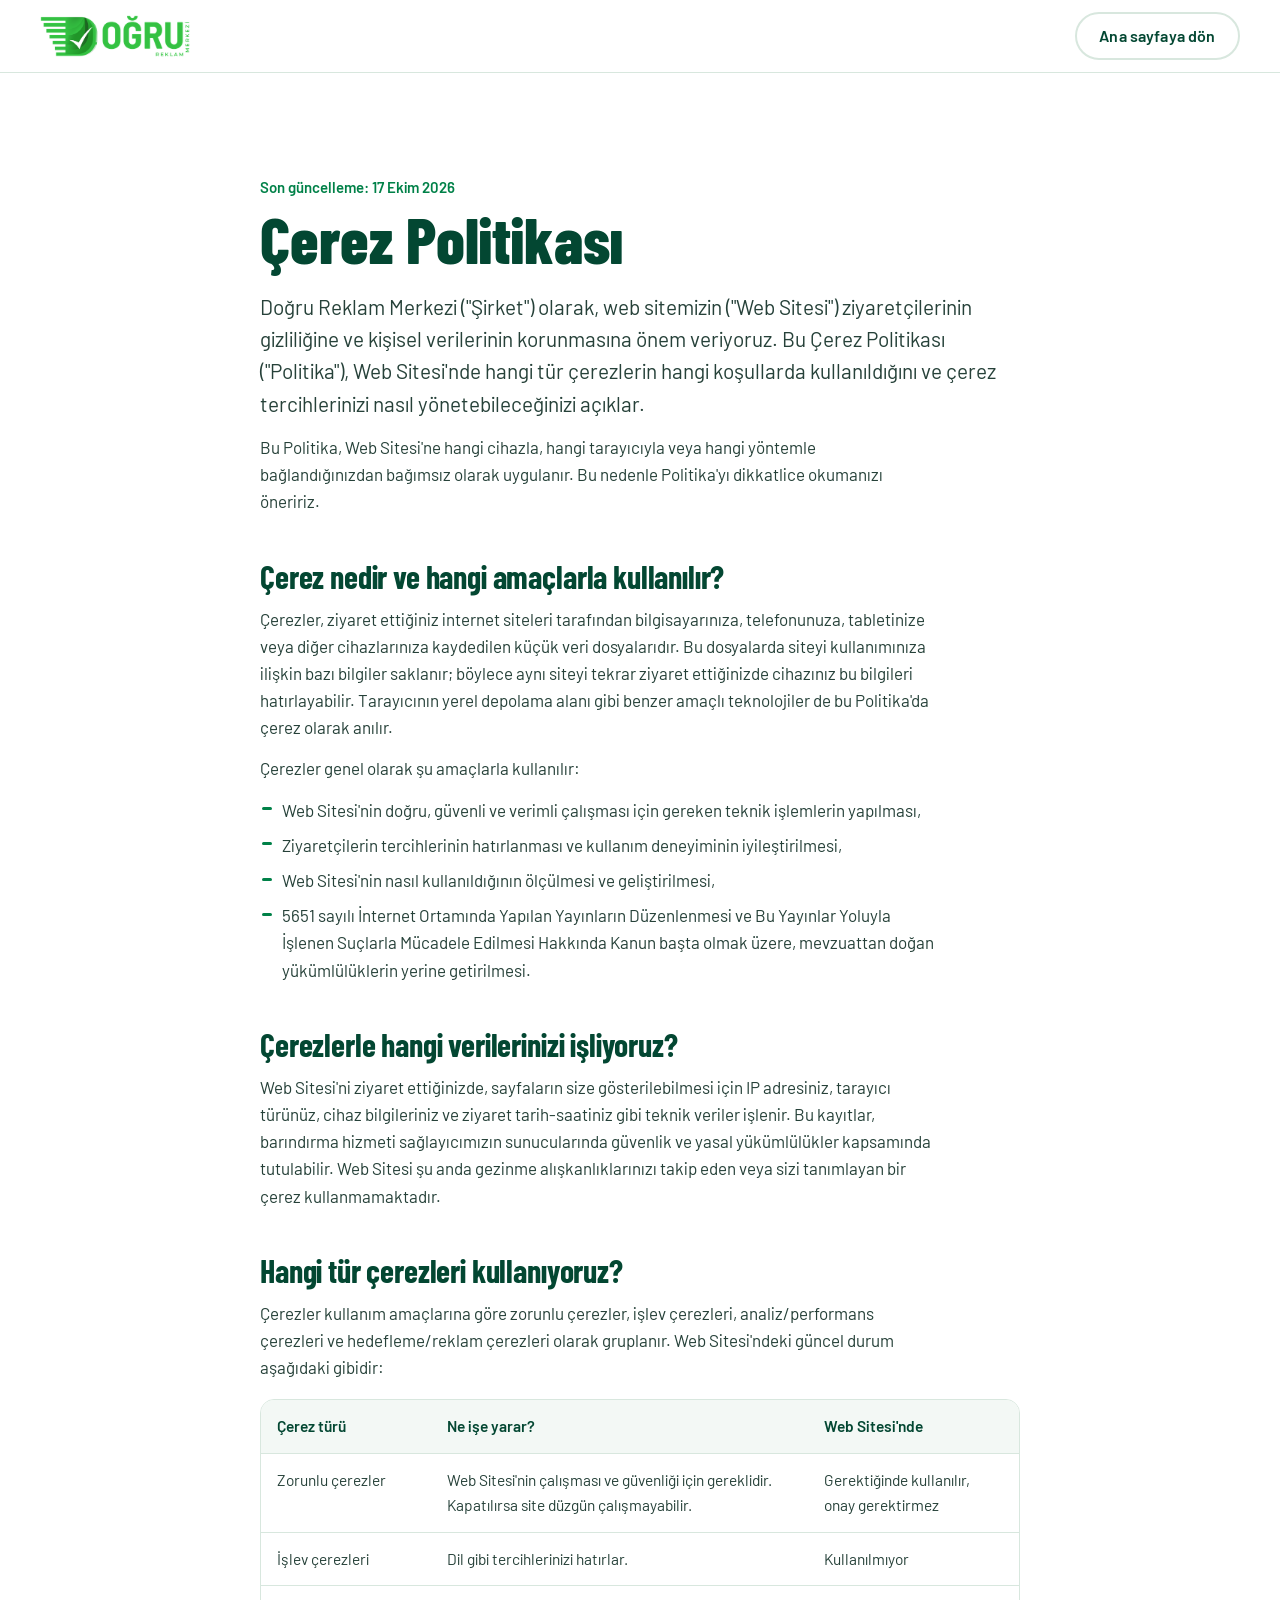
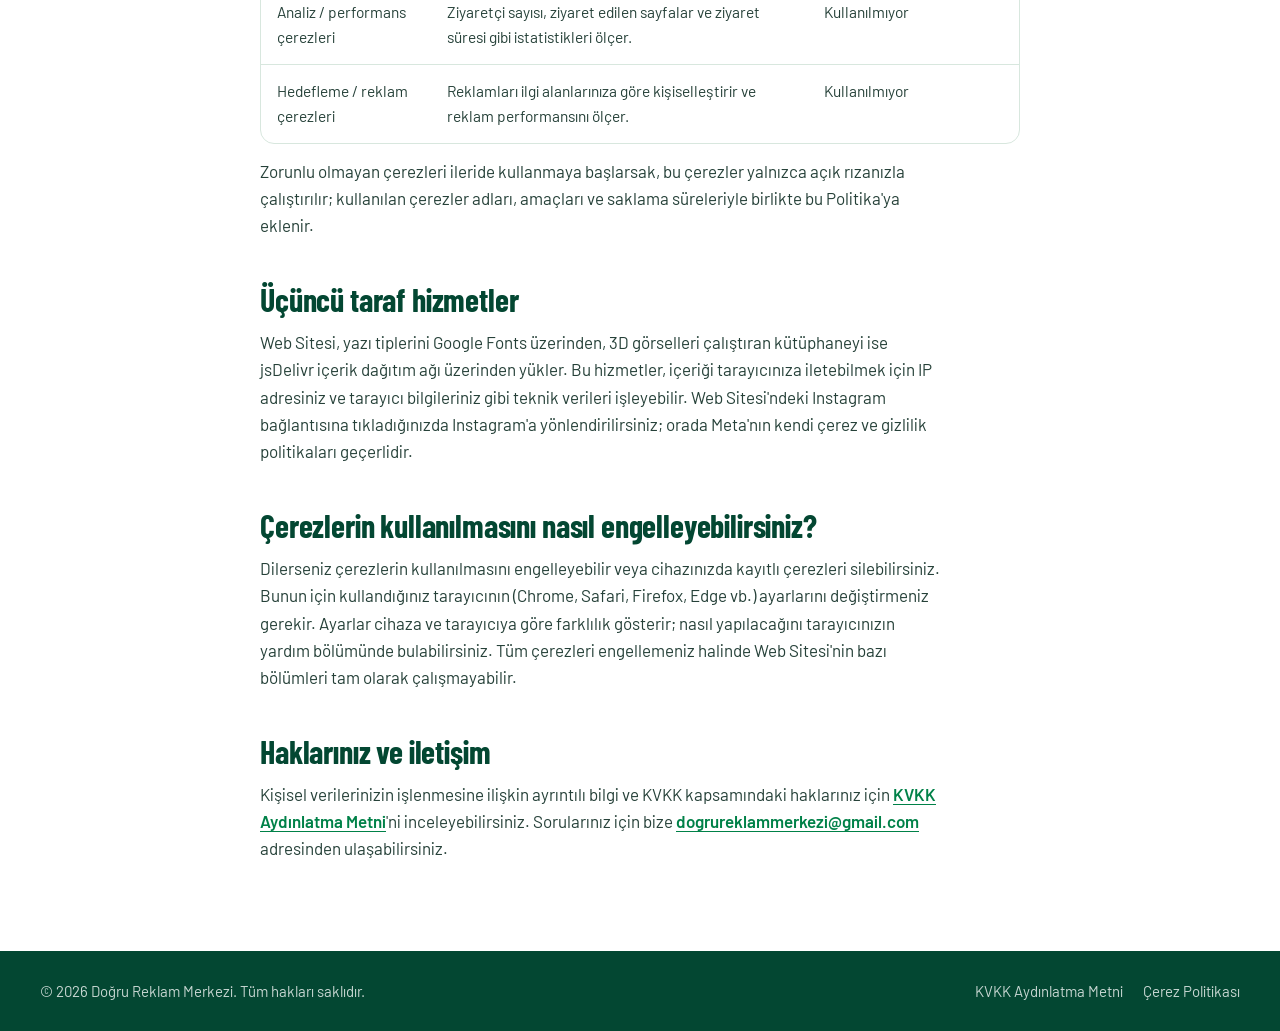
<file: cerez-politikasi.html>
<!doctype html>
<html lang="tr">
<head>
  <meta charset="utf-8">
  <meta name="viewport" content="width=device-width, initial-scale=1, viewport-fit=cover">
  <title>Çerez Politikası | Doğru Reklam Merkezi</title>
  <meta name="description" content="Doğru Reklam Merkezi web sitesinde kullanılan çerezler ve benzer teknolojiler hakkında bilgi.">
  <meta name="theme-color" content="#034732">
  <meta name="color-scheme" content="light">
  <link rel="canonical" href="https://www.dogrureklammerkezi.com/cerez-politikasi">
  <meta property="og:type" content="website">
  <meta property="og:locale" content="tr_TR">
  <meta property="og:site_name" content="Doğru Reklam Merkezi">
  <meta property="og:title" content="Çerez Politikası | Doğru Reklam Merkezi">
  <meta property="og:url" content="https://www.dogrureklammerkezi.com/cerez-politikasi">
  <meta property="og:image" content="https://www.dogrureklammerkezi.com/assets/og-image.png">
  <link rel="icon" href="/assets/favicon.png" type="image/png">
  <link rel="preconnect" href="https://fonts.googleapis.com">
  <link rel="preconnect" href="https://fonts.gstatic.com" crossorigin>
  <link rel="stylesheet" href="https://fonts.googleapis.com/css2?family=Barlow+Condensed:wght@600;700;800&family=Barlow:wght@400;500;600;700&display=swap">
  <link rel="stylesheet" href="/style.css">
</head>
<body>
  <!--
    Siteye ileride Google Analytics, Meta Pikseli gibi bir analiz veya reklam aracı eklerseniz
    "Hangi tür çerezleri kullanıyoruz?" tablosunu güncelleyin, kullanılan çerezleri adlarıyla listeleyin
    ve ziyaretçiden onay alan bir çerez bildirimi ekleyin.
  -->
  <header class="legal-header">
    <div class="container legal-header__inner">
      <a class="site-header__logo" href="/" aria-label="Doğru Reklam Merkezi ana sayfa">
        <img src="/assets/logo.png" alt="Doğru Reklam Merkezi" width="400" height="113">
      </a>
      <a class="btn btn--ghost" href="/">Ana sayfaya dön</a>
    </div>
  </header>

  <main class="legal">
    <article class="container legal__inner">
      <p class="legal__date">Son güncelleme: 17 Ekim 2026</p>
      <h1>Çerez Politikası</h1>
      <p class="lead">
        Doğru Reklam Merkezi ("Şirket") olarak, web sitemizin ("Web Sitesi") ziyaretçilerinin gizliliğine ve kişisel verilerinin
        korunmasına önem veriyoruz. Bu Çerez Politikası ("Politika"), Web Sitesi'nde hangi tür çerezlerin hangi koşullarda
        kullanıldığını ve çerez tercihlerinizi nasıl yönetebileceğinizi açıklar.
      </p>
      <p>
        Bu Politika, Web Sitesi'ne hangi cihazla, hangi tarayıcıyla veya hangi yöntemle bağlandığınızdan bağımsız olarak uygulanır.
        Bu nedenle Politika'yı dikkatlice okumanızı öneririz.
      </p>

      <h2>Çerez nedir ve hangi amaçlarla kullanılır?</h2>
      <p>
        Çerezler, ziyaret ettiğiniz internet siteleri tarafından bilgisayarınıza, telefonunuza, tabletinize veya diğer cihazlarınıza
        kaydedilen küçük veri dosyalarıdır. Bu dosyalarda siteyi kullanımınıza ilişkin bazı bilgiler saklanır; böylece aynı siteyi
        tekrar ziyaret ettiğinizde cihazınız bu bilgileri hatırlayabilir. Tarayıcının yerel depolama alanı gibi benzer amaçlı
        teknolojiler de bu Politika'da çerez olarak anılır.
      </p>
      <p>Çerezler genel olarak şu amaçlarla kullanılır:</p>
      <ul>
        <li>Web Sitesi'nin doğru, güvenli ve verimli çalışması için gereken teknik işlemlerin yapılması,</li>
        <li>Ziyaretçilerin tercihlerinin hatırlanması ve kullanım deneyiminin iyileştirilmesi,</li>
        <li>Web Sitesi'nin nasıl kullanıldığının ölçülmesi ve geliştirilmesi,</li>
        <li>5651 sayılı İnternet Ortamında Yapılan Yayınların Düzenlenmesi ve Bu Yayınlar Yoluyla İşlenen Suçlarla Mücadele
          Edilmesi Hakkında Kanun başta olmak üzere, mevzuattan doğan yükümlülüklerin yerine getirilmesi.</li>
      </ul>

      <h2>Çerezlerle hangi verilerinizi işliyoruz?</h2>
      <p>
        Web Sitesi'ni ziyaret ettiğinizde, sayfaların size gösterilebilmesi için IP adresiniz, tarayıcı türünüz, cihaz bilgileriniz
        ve ziyaret tarih-saatiniz gibi teknik veriler işlenir. Bu kayıtlar, barındırma hizmeti sağlayıcımızın sunucularında güvenlik
        ve yasal yükümlülükler kapsamında tutulabilir. Web Sitesi şu anda gezinme alışkanlıklarınızı takip eden veya sizi
        tanımlayan bir çerez kullanmamaktadır.
      </p>

      <h2>Hangi tür çerezleri kullanıyoruz?</h2>
      <p>
        Çerezler kullanım amaçlarına göre zorunlu çerezler, işlev çerezleri, analiz/performans çerezleri ve hedefleme/reklam
        çerezleri olarak gruplanır. Web Sitesi'ndeki güncel durum aşağıdaki gibidir:
      </p>
      <div class="legal-table-wrap">
        <table class="legal-table">
          <thead>
            <tr><th scope="col">Çerez türü</th><th scope="col">Ne işe yarar?</th><th scope="col">Web Sitesi'nde</th></tr>
          </thead>
          <tbody>
            <tr><td>Zorunlu çerezler</td><td>Web Sitesi'nin çalışması ve güvenliği için gereklidir. Kapatılırsa site düzgün çalışmayabilir.</td><td>Gerektiğinde kullanılır, onay gerektirmez</td></tr>
            <tr><td>İşlev çerezleri</td><td>Dil gibi tercihlerinizi hatırlar.</td><td>Kullanılmıyor</td></tr>
            <tr><td>Analiz / performans çerezleri</td><td>Ziyaretçi sayısı, ziyaret edilen sayfalar ve ziyaret süresi gibi istatistikleri ölçer.</td><td>Kullanılmıyor</td></tr>
            <tr><td>Hedefleme / reklam çerezleri</td><td>Reklamları ilgi alanlarınıza göre kişiselleştirir ve reklam performansını ölçer.</td><td>Kullanılmıyor</td></tr>
          </tbody>
        </table>
      </div>
      <p>
        Zorunlu olmayan çerezleri ileride kullanmaya başlarsak, bu çerezler yalnızca açık rızanızla çalıştırılır; kullanılan
        çerezler adları, amaçları ve saklama süreleriyle birlikte bu Politika'ya eklenir.
      </p>

      <h2>Üçüncü taraf hizmetler</h2>
      <p>
        Web Sitesi, yazı tiplerini Google Fonts üzerinden, 3D görselleri çalıştıran kütüphaneyi ise jsDelivr içerik dağıtım ağı
        üzerinden yükler. Bu hizmetler, içeriği tarayıcınıza iletebilmek için IP adresiniz ve tarayıcı bilgileriniz gibi teknik
        verileri işleyebilir. Web Sitesi'ndeki Instagram bağlantısına tıkladığınızda Instagram'a yönlendirilirsiniz; orada Meta'nın
        kendi çerez ve gizlilik politikaları geçerlidir.
      </p>

      <h2>Çerezlerin kullanılmasını nasıl engelleyebilirsiniz?</h2>
      <p>
        Dilerseniz çerezlerin kullanılmasını engelleyebilir veya cihazınızda kayıtlı çerezleri silebilirsiniz. Bunun için kullandığınız
        tarayıcının (Chrome, Safari, Firefox, Edge vb.) ayarlarını değiştirmeniz gerekir. Ayarlar cihaza ve tarayıcıya göre
        farklılık gösterir; nasıl yapılacağını tarayıcınızın yardım bölümünde bulabilirsiniz. Tüm çerezleri engellemeniz halinde
        Web Sitesi'nin bazı bölümleri tam olarak çalışmayabilir.
      </p>

      <h2>Haklarınız ve iletişim</h2>
      <p>
        Kişisel verilerinizin işlenmesine ilişkin ayrıntılı bilgi ve KVKK kapsamındaki haklarınız için
        <a href="/kvkk">KVKK Aydınlatma Metni</a>'ni inceleyebilirsiniz. Sorularınız için bize
        <a href="mailto:dogrureklammerkezi@gmail.com">dogrureklammerkezi@gmail.com</a> adresinden ulaşabilirsiniz.
      </p>
    </article>
  </main>

  <footer class="site-footer site-footer--slim">
    <div class="container site-footer__bottom">
      <p>© 2026 Doğru Reklam Merkezi. Tüm hakları saklıdır.</p>
      <div>
        <a href="/kvkk">KVKK Aydınlatma Metni</a>
        <a href="/cerez-politikasi" aria-current="page">Çerez Politikası</a>
      </div>
    </div>
  </footer>
</body>
</html>
</file>
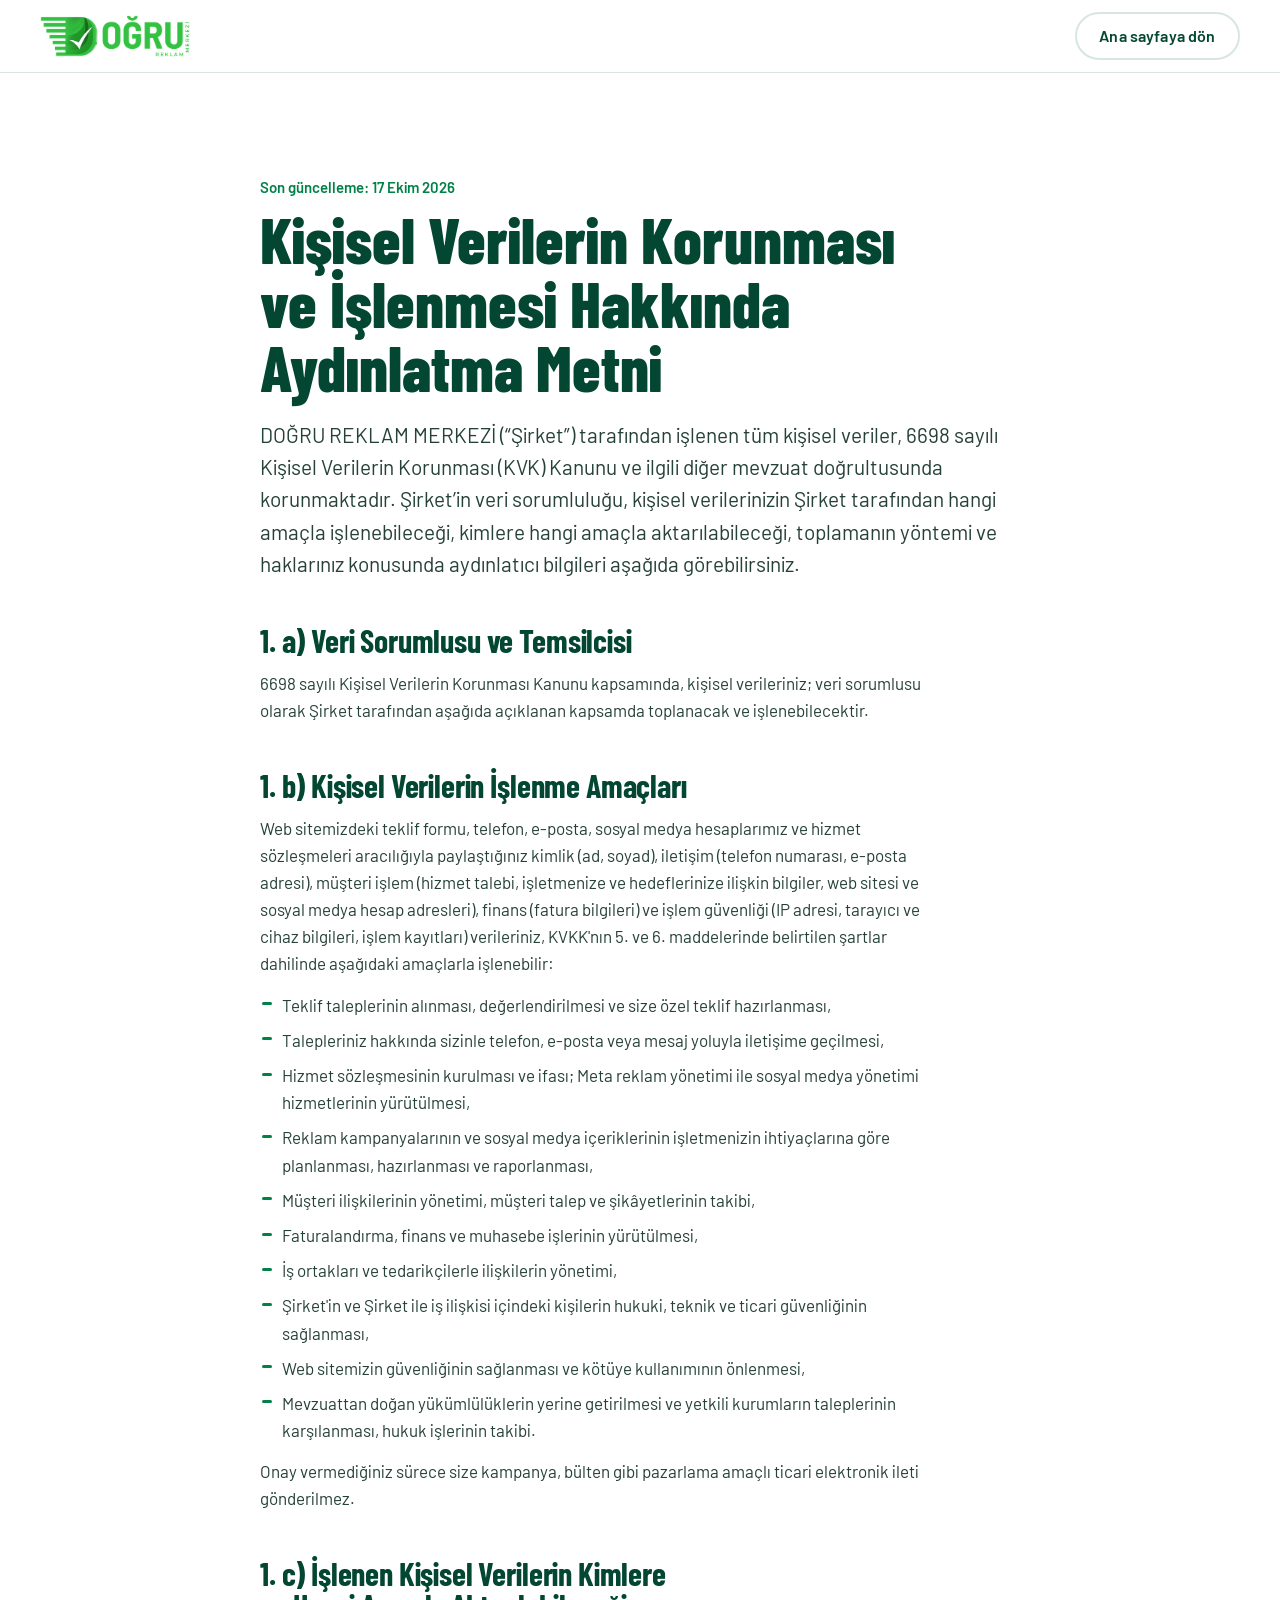
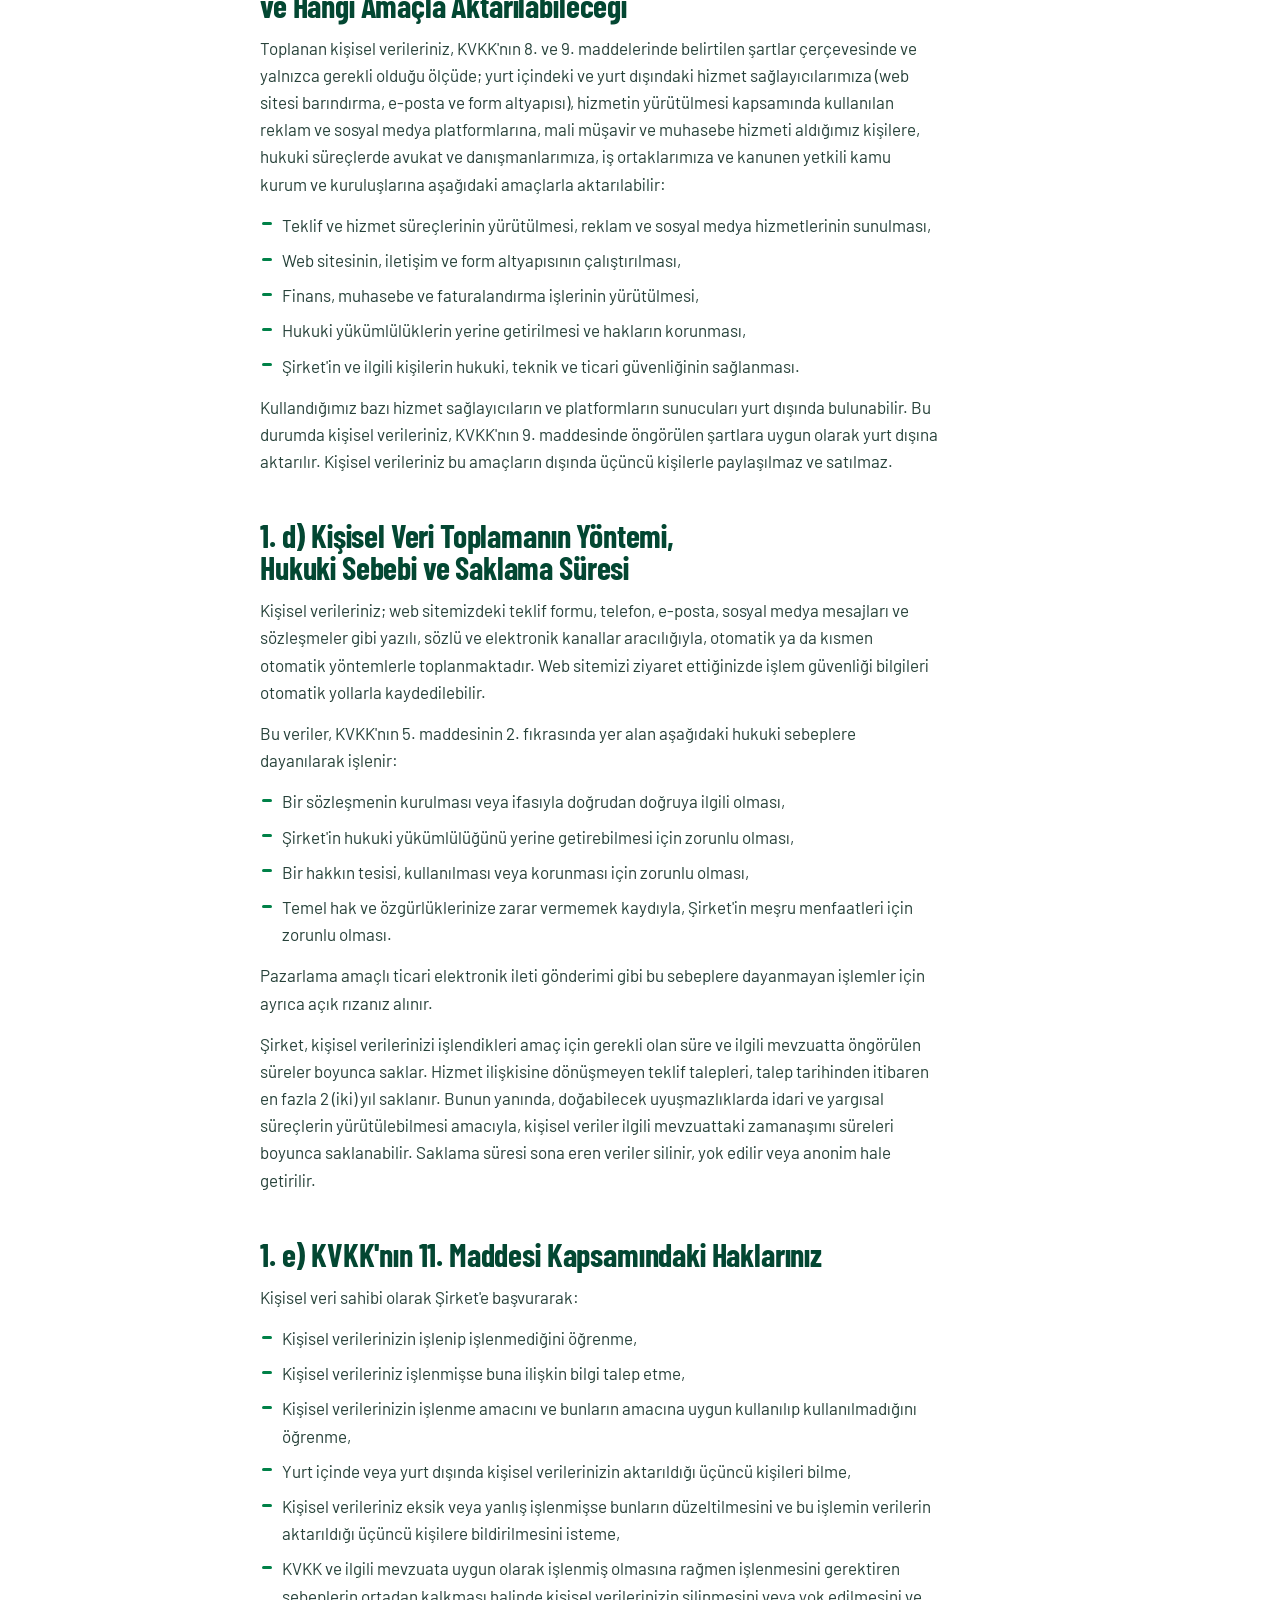
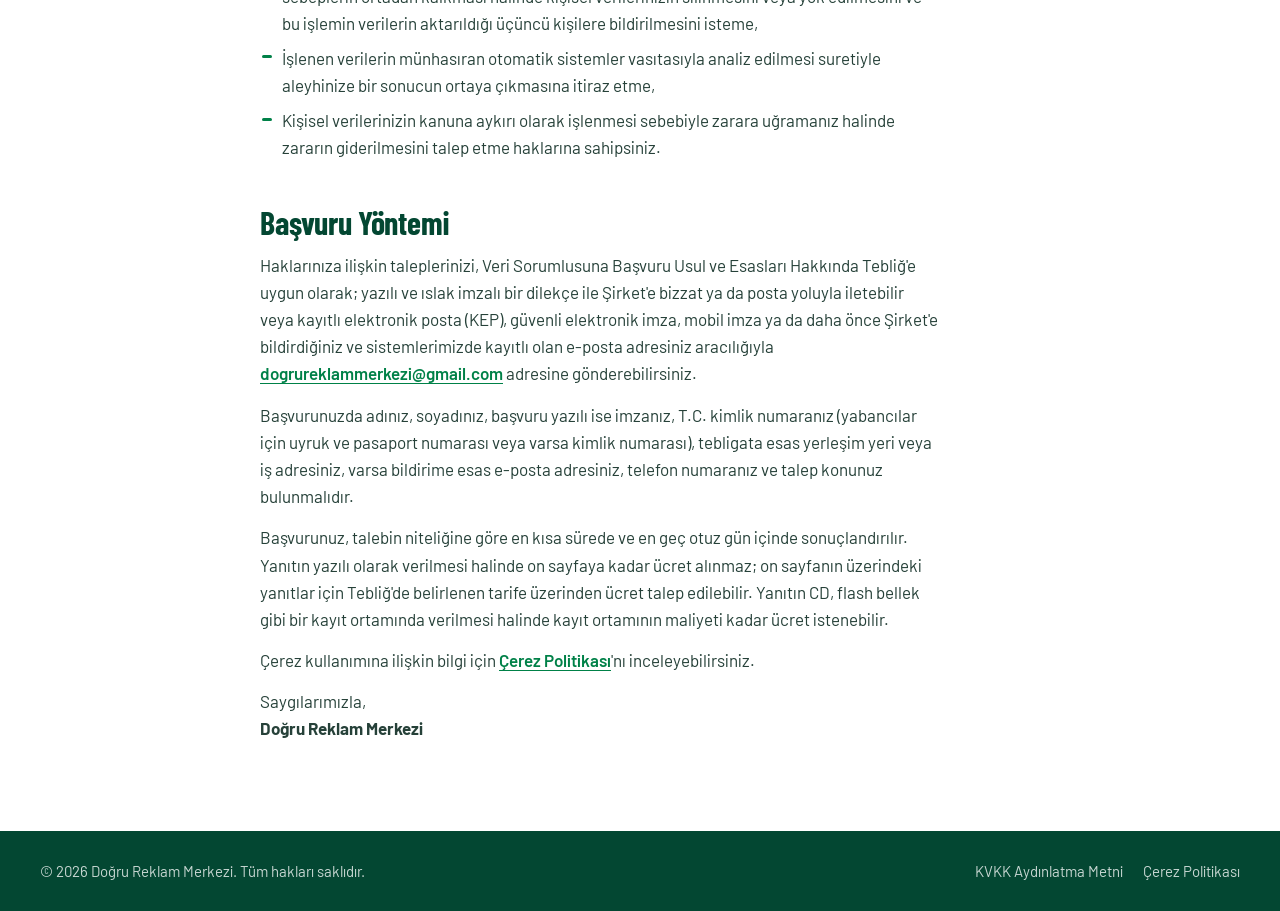
<file: kvkk.html>
<!doctype html>
<html lang="tr">
<head>
  <meta charset="utf-8">
  <meta name="viewport" content="width=device-width, initial-scale=1, viewport-fit=cover">
  <title>KVKK Aydınlatma Metni | Doğru Reklam Merkezi</title>
  <meta name="description" content="Doğru Reklam Merkezi tarafından işlenen kişisel verilere ilişkin 6698 sayılı KVKK kapsamındaki aydınlatma metni.">
  <meta name="theme-color" content="#034732">
  <meta name="color-scheme" content="light">
  <link rel="canonical" href="https://www.dogrureklammerkezi.com/kvkk">
  <meta property="og:type" content="website">
  <meta property="og:locale" content="tr_TR">
  <meta property="og:site_name" content="Doğru Reklam Merkezi">
  <meta property="og:title" content="KVKK Aydınlatma Metni | Doğru Reklam Merkezi">
  <meta property="og:url" content="https://www.dogrureklammerkezi.com/kvkk">
  <meta property="og:image" content="https://www.dogrureklammerkezi.com/assets/og-image.png">
  <link rel="icon" href="/assets/favicon.png" type="image/png">
  <link rel="preconnect" href="https://fonts.googleapis.com">
  <link rel="preconnect" href="https://fonts.gstatic.com" crossorigin>
  <link rel="stylesheet" href="https://fonts.googleapis.com/css2?family=Barlow+Condensed:wght@600;700;800&family=Barlow:wght@400;500;600;700&display=swap">
  <link rel="stylesheet" href="/style.css">
</head>
<body>
  <!-- Metnin işletmenize tam uyduğundan emin olmak için bir hukukçuya kontrol ettirmeniz önerilir. -->
  <header class="legal-header">
    <div class="container legal-header__inner">
      <a class="site-header__logo" href="/" aria-label="Doğru Reklam Merkezi ana sayfa">
        <img src="/assets/logo.png" alt="Doğru Reklam Merkezi" width="400" height="113">
      </a>
      <a class="btn btn--ghost" href="/">Ana sayfaya dön</a>
    </div>
  </header>

  <main class="legal">
    <article class="container legal__inner">
      <p class="legal__date">Son güncelleme: 17 Ekim 2026</p>
      <h1>Kişisel Verilerin Korunması ve İşlenmesi Hakkında Aydınlatma Metni</h1>
      <p class="lead">
        DOĞRU REKLAM MERKEZİ (“Şirket”) tarafından işlenen tüm kişisel veriler, 6698 sayılı Kişisel Verilerin Korunması (KVK)
        Kanunu ve ilgili diğer mevzuat doğrultusunda korunmaktadır. Şirket’in veri sorumluluğu, kişisel verilerinizin Şirket
        tarafından hangi amaçla işlenebileceği, kimlere hangi amaçla aktarılabileceği, toplamanın yöntemi ve haklarınız konusunda
        aydınlatıcı bilgileri aşağıda görebilirsiniz.
      </p>

      <h2>1. a) Veri Sorumlusu ve Temsilcisi</h2>
      <p>
        6698 sayılı Kişisel Verilerin Korunması Kanunu kapsamında, kişisel verileriniz; veri sorumlusu olarak Şirket tarafından
        aşağıda açıklanan kapsamda toplanacak ve işlenebilecektir.
      </p>

      <h2>1. b) Kişisel Verilerin İşlenme Amaçları</h2>
      <p>
        Web sitemizdeki teklif formu, telefon, e-posta, sosyal medya hesaplarımız ve hizmet sözleşmeleri aracılığıyla paylaştığınız
        kimlik (ad, soyad), iletişim (telefon numarası, e-posta adresi), müşteri işlem (hizmet talebi, işletmenize ve hedeflerinize
        ilişkin bilgiler, web sitesi ve sosyal medya hesap adresleri), finans (fatura bilgileri) ve işlem güvenliği (IP adresi,
        tarayıcı ve cihaz bilgileri, işlem kayıtları) verileriniz, KVKK'nın 5. ve 6. maddelerinde belirtilen şartlar dahilinde
        aşağıdaki amaçlarla işlenebilir:
      </p>
      <ul>
        <li>Teklif taleplerinin alınması, değerlendirilmesi ve size özel teklif hazırlanması,</li>
        <li>Talepleriniz hakkında sizinle telefon, e-posta veya mesaj yoluyla iletişime geçilmesi,</li>
        <li>Hizmet sözleşmesinin kurulması ve ifası; Meta reklam yönetimi ile sosyal medya yönetimi hizmetlerinin yürütülmesi,</li>
        <li>Reklam kampanyalarının ve sosyal medya içeriklerinin işletmenizin ihtiyaçlarına göre planlanması, hazırlanması ve raporlanması,</li>
        <li>Müşteri ilişkilerinin yönetimi, müşteri talep ve şikâyetlerinin takibi,</li>
        <li>Faturalandırma, finans ve muhasebe işlerinin yürütülmesi,</li>
        <li>İş ortakları ve tedarikçilerle ilişkilerin yönetimi,</li>
        <li>Şirket'in ve Şirket ile iş ilişkisi içindeki kişilerin hukuki, teknik ve ticari güvenliğinin sağlanması,</li>
        <li>Web sitemizin güvenliğinin sağlanması ve kötüye kullanımının önlenmesi,</li>
        <li>Mevzuattan doğan yükümlülüklerin yerine getirilmesi ve yetkili kurumların taleplerinin karşılanması, hukuk işlerinin takibi.</li>
      </ul>
      <p>
        Onay vermediğiniz sürece size kampanya, bülten gibi pazarlama amaçlı ticari elektronik ileti gönderilmez.
      </p>

      <h2>1. c) İşlenen Kişisel Verilerin Kimlere ve Hangi Amaçla Aktarılabileceği</h2>
      <p>
        Toplanan kişisel verileriniz, KVKK'nın 8. ve 9. maddelerinde belirtilen şartlar çerçevesinde ve yalnızca gerekli olduğu
        ölçüde; yurt içindeki ve yurt dışındaki hizmet sağlayıcılarımıza (web sitesi barındırma, e-posta ve form altyapısı),
        hizmetin yürütülmesi kapsamında kullanılan reklam ve sosyal medya platformlarına, mali müşavir ve muhasebe hizmeti
        aldığımız kişilere, hukuki süreçlerde avukat ve danışmanlarımıza, iş ortaklarımıza ve kanunen yetkili kamu kurum ve
        kuruluşlarına aşağıdaki amaçlarla aktarılabilir:
      </p>
      <ul>
        <li>Teklif ve hizmet süreçlerinin yürütülmesi, reklam ve sosyal medya hizmetlerinin sunulması,</li>
        <li>Web sitesinin, iletişim ve form altyapısının çalıştırılması,</li>
        <li>Finans, muhasebe ve faturalandırma işlerinin yürütülmesi,</li>
        <li>Hukuki yükümlülüklerin yerine getirilmesi ve hakların korunması,</li>
        <li>Şirket'in ve ilgili kişilerin hukuki, teknik ve ticari güvenliğinin sağlanması.</li>
      </ul>
      <p>
        Kullandığımız bazı hizmet sağlayıcıların ve platformların sunucuları yurt dışında bulunabilir. Bu durumda kişisel
        verileriniz, KVKK'nın 9. maddesinde öngörülen şartlara uygun olarak yurt dışına aktarılır. Kişisel verileriniz bu
        amaçların dışında üçüncü kişilerle paylaşılmaz ve satılmaz.
      </p>

      <h2>1. d) Kişisel Veri Toplamanın Yöntemi, Hukuki Sebebi ve Saklama Süresi</h2>
      <p>
        Kişisel verileriniz; web sitemizdeki teklif formu, telefon, e-posta, sosyal medya mesajları ve sözleşmeler gibi yazılı,
        sözlü ve elektronik kanallar aracılığıyla, otomatik ya da kısmen otomatik yöntemlerle toplanmaktadır. Web sitemizi ziyaret
        ettiğinizde işlem güvenliği bilgileri otomatik yollarla kaydedilebilir.
      </p>
      <p>Bu veriler, KVKK'nın 5. maddesinin 2. fıkrasında yer alan aşağıdaki hukuki sebeplere dayanılarak işlenir:</p>
      <ul>
        <li>Bir sözleşmenin kurulması veya ifasıyla doğrudan doğruya ilgili olması,</li>
        <li>Şirket'in hukuki yükümlülüğünü yerine getirebilmesi için zorunlu olması,</li>
        <li>Bir hakkın tesisi, kullanılması veya korunması için zorunlu olması,</li>
        <li>Temel hak ve özgürlüklerinize zarar vermemek kaydıyla, Şirket'in meşru menfaatleri için zorunlu olması.</li>
      </ul>
      <p>Pazarlama amaçlı ticari elektronik ileti gönderimi gibi bu sebeplere dayanmayan işlemler için ayrıca açık rızanız alınır.</p>
      <p>
        Şirket, kişisel verilerinizi işlendikleri amaç için gerekli olan süre ve ilgili mevzuatta öngörülen süreler boyunca saklar.
        Hizmet ilişkisine dönüşmeyen teklif talepleri, talep tarihinden itibaren en fazla 2 (iki) yıl saklanır. Bunun yanında,
        doğabilecek uyuşmazlıklarda idari ve yargısal süreçlerin yürütülebilmesi amacıyla, kişisel veriler ilgili mevzuattaki
        zamanaşımı süreleri boyunca saklanabilir. Saklama süresi sona eren veriler silinir, yok edilir veya anonim hale getirilir.
      </p>

      <h2>1. e) KVKK'nın 11. Maddesi Kapsamındaki Haklarınız</h2>
      <p>Kişisel veri sahibi olarak Şirket'e başvurarak:</p>
      <ul>
        <li>Kişisel verilerinizin işlenip işlenmediğini öğrenme,</li>
        <li>Kişisel verileriniz işlenmişse buna ilişkin bilgi talep etme,</li>
        <li>Kişisel verilerinizin işlenme amacını ve bunların amacına uygun kullanılıp kullanılmadığını öğrenme,</li>
        <li>Yurt içinde veya yurt dışında kişisel verilerinizin aktarıldığı üçüncü kişileri bilme,</li>
        <li>Kişisel verileriniz eksik veya yanlış işlenmişse bunların düzeltilmesini ve bu işlemin verilerin aktarıldığı üçüncü kişilere bildirilmesini isteme,</li>
        <li>KVKK ve ilgili mevzuata uygun olarak işlenmiş olmasına rağmen işlenmesini gerektiren sebeplerin ortadan kalkması halinde kişisel verilerinizin silinmesini veya yok edilmesini ve bu işlemin verilerin aktarıldığı üçüncü kişilere bildirilmesini isteme,</li>
        <li>İşlenen verilerin münhasıran otomatik sistemler vasıtasıyla analiz edilmesi suretiyle aleyhinize bir sonucun ortaya çıkmasına itiraz etme,</li>
        <li>Kişisel verilerinizin kanuna aykırı olarak işlenmesi sebebiyle zarara uğramanız halinde zararın giderilmesini talep etme haklarına sahipsiniz.</li>
      </ul>

      <h2>Başvuru Yöntemi</h2>
      <p>
        Haklarınıza ilişkin taleplerinizi, Veri Sorumlusuna Başvuru Usul ve Esasları Hakkında Tebliğ'e uygun olarak; yazılı ve
        ıslak imzalı bir dilekçe ile Şirket'e bizzat ya da posta yoluyla iletebilir veya kayıtlı elektronik posta (KEP), güvenli
        elektronik imza, mobil imza ya da daha önce Şirket'e bildirdiğiniz ve sistemlerimizde kayıtlı olan e-posta adresiniz
        aracılığıyla <a href="mailto:dogrureklammerkezi@gmail.com">dogrureklammerkezi@gmail.com</a> adresine gönderebilirsiniz.
      </p>
      <p>
        Başvurunuzda adınız, soyadınız, başvuru yazılı ise imzanız, T.C. kimlik numaranız (yabancılar için uyruk ve pasaport
        numarası veya varsa kimlik numarası), tebligata esas yerleşim yeri veya iş adresiniz, varsa bildirime esas e-posta adresiniz,
        telefon numaranız ve talep konunuz bulunmalıdır.
      </p>
      <p>
        Başvurunuz, talebin niteliğine göre en kısa sürede ve en geç otuz gün içinde sonuçlandırılır. Yanıtın yazılı olarak verilmesi
        halinde on sayfaya kadar ücret alınmaz; on sayfanın üzerindeki yanıtlar için Tebliğ'de belirlenen tarife üzerinden ücret talep
        edilebilir. Yanıtın CD, flash bellek gibi bir kayıt ortamında verilmesi halinde kayıt ortamının maliyeti kadar ücret istenebilir.
      </p>
      <p>Çerez kullanımına ilişkin bilgi için <a href="/cerez-politikasi">Çerez Politikası</a>'nı inceleyebilirsiniz.</p>
      <p>
        Saygılarımızla,<br>
        <strong>Doğru Reklam Merkezi</strong>
      </p>
    </article>
  </main>

  <footer class="site-footer site-footer--slim">
    <div class="container site-footer__bottom">
      <p>© 2026 Doğru Reklam Merkezi. Tüm hakları saklıdır.</p>
      <div>
        <a href="/kvkk" aria-current="page">KVKK Aydınlatma Metni</a>
        <a href="/cerez-politikasi">Çerez Politikası</a>
      </div>
    </div>
  </footer>
</body>
</html>
</file>
<file: style.css>
/* =========================================================
   Doğru Reklam Merkezi — Tasarım sistemi
   Renkler: Derin Orman #034732 · Deniz Yeşili #008148 · Beyaz
   Yazı tipleri: Barlow Condensed (başlıklar) + Barlow (metin)
   ========================================================= */

:root {
  /* Marka renkleri */
  --orman: #034732;        /* Derin Orman */
  --deniz: #008148;        /* Deniz Yeşili */
  --deniz-koyu: #006a3b;   /* buton hover */
  --beyaz: #ffffff;

  /* Yeşilden türetilmiş yardımcı tonlar */
  --sis: #f3f8f5;          /* çok açık zemin */
  --sis-2: #e5f0e9;        /* ikon zemini */
  --cizgi: #d8e7de;        /* kenarlıklar */
  --metin: #264139;        /* gövde metni */
  --soluk: #566f66;        /* ikincil metin */
  --hata: #b42318;

  --font-display: "Barlow Condensed", "Arial Narrow", "Roboto Condensed", sans-serif;
  --font-body: "Barlow", system-ui, -apple-system, "Segoe UI", Roboto, sans-serif;

  --container: 1240px;
  --gutter: clamp(16px, 4vw, 40px);
  --header-h: 72px;
  --section-y: clamp(72px, 10vw, 136px);

  --r-sm: 10px;
  --r-md: 14px;
  --r-lg: 28px;
  --r-pill: 999px;

  --ease-out: cubic-bezier(.22, 1, .36, 1);
  --ease-io: cubic-bezier(.65, 0, .35, 1);

  --shadow-1: 0 1px 2px rgba(3, 71, 50, .06), 0 10px 24px -14px rgba(3, 71, 50, .22);
  --shadow-2: 0 2px 6px rgba(3, 71, 50, .06), 0 30px 60px -28px rgba(3, 71, 50, .38);
}

/* ---------- Temel ---------- */
*, *::before, *::after { box-sizing: border-box; }

html {
  -webkit-text-size-adjust: 100%;
  text-size-adjust: 100%;
  scroll-behavior: smooth;
  scroll-padding-top: calc(var(--header-h) + 16px);
}

body {
  margin: 0;
  background: var(--beyaz);
  color: var(--metin);
  font-family: var(--font-body);
  font-size: 1.0625rem;
  line-height: 1.6;
  -webkit-font-smoothing: antialiased;
  overflow-x: clip;
}

body.menu-open, body.modal-open { overflow: hidden; }

img, svg, canvas { display: block; max-width: 100%; }
img { height: auto; }

h1, h2, h3, h4, p, ul, ol, figure, blockquote { margin: 0; }
ul, ol { padding: 0; list-style: none; }

a { color: inherit; text-decoration: none; }
button, input, textarea { font: inherit; color: inherit; }
button { cursor: pointer; background: none; border: 0; padding: 0; }

svg { fill: none; stroke: currentColor; stroke-width: 2; stroke-linecap: round; stroke-linejoin: round; }

:focus-visible { outline: 3px solid var(--deniz); outline-offset: 3px; border-radius: 6px; }

::selection { background: var(--deniz); color: #fff; }

[hidden] { display: none !important; }

.sr-only {
  position: absolute !important; width: 1px; height: 1px; padding: 0; margin: -1px;
  overflow: hidden; clip: rect(0 0 0 0); white-space: nowrap; border: 0;
}

.container { width: min(100% - 2 * var(--gutter), var(--container)); margin-inline: auto; }

.skip-link {
  position: fixed; top: 12px; left: 12px; z-index: 100;
  padding: 12px 18px; border-radius: var(--r-pill);
  background: var(--orman); color: #fff; font-weight: 600;
  transform: translateY(-160%); opacity: 0; pointer-events: none;
  transition: transform .2s var(--ease-out), opacity .2s;
}
.skip-link:focus { transform: none; opacity: 1; pointer-events: auto; }

/* ---------- Tipografi ---------- */
h2 {
  font-family: var(--font-display);
  font-weight: 700;
  font-size: clamp(2.25rem, 1.35rem + 3.4vw, 3.75rem);
  line-height: 1;
  letter-spacing: -.005em;
  color: var(--orman);
  text-wrap: balance;
}

h3 {
  font-family: var(--font-display);
  font-weight: 700;
  font-size: 1.625rem;
  line-height: 1.1;
  color: var(--orman);
}

.lead {
  font-size: clamp(1.125rem, 1.02rem + .35vw, 1.3125rem);
  line-height: 1.55;
  max-width: 34em;
  color: var(--metin);
}

.section { padding-block: var(--section-y); }
.section--tint { background: var(--sis); }
.section-head { max-width: 46rem; }
.section-head .lead, .services__head .lead,
.process__head .lead { margin-top: 20px; }

/* ---------- Butonlar ---------- */
.btn {
  --bars-w: 0px;
  display: inline-flex; align-items: center; justify-content: center;
  min-height: 48px; padding: 0 1.4em;
  border-radius: var(--r-pill); border: 2px solid transparent;
  font-family: var(--font-body); font-weight: 600; font-size: 1rem; line-height: 1;
  letter-spacing: .01em; white-space: nowrap;
  transition: background-color .2s, color .2s, border-color .2s, transform .25s var(--ease-out), box-shadow .25s;
  -webkit-tap-highlight-color: transparent;
}
.btn:active { transform: scale(.97); }
.btn--lg { min-height: 56px; padding: 0 1.75em; font-size: 1.0625rem; }
.btn--block { width: 100%; }

/* Logodaki hız çizgilerinden ilham alan hover detayı */
.btn--primary::before, .btn--light::before {
  content: "";
  width: var(--bars-w); height: 10px; margin-right: 0;
  background:
    linear-gradient(currentColor, currentColor) right 0 / 100% 2px no-repeat,
    linear-gradient(currentColor, currentColor) right 4px / 72% 2px no-repeat,
    linear-gradient(currentColor, currentColor) right 8px / 46% 2px no-repeat;
  transition: width .3s var(--ease-out), margin .3s var(--ease-out);
}
@media (hover: hover) {
  .btn--primary:hover::before, .btn--light:hover::before { --bars-w: 16px; margin-right: 10px; }
}

.btn--primary { background: var(--deniz); color: #fff; }
.btn--primary:hover { background: var(--deniz-koyu); box-shadow: 0 12px 28px -12px rgba(0, 129, 72, .65); }

.btn--ghost { background: transparent; color: var(--orman); border-color: var(--cizgi); }
.btn--ghost:hover { border-color: var(--orman); }

.btn--light { background: #fff; color: var(--orman); }
.btn--light:hover { box-shadow: 0 12px 28px -12px rgba(0, 0, 0, .45); }

.btn[disabled] { opacity: .7; cursor: progress; }

.text-btn {
  display: inline-flex; align-items: center; min-height: 44px;
  color: var(--deniz); font-weight: 600;
  text-decoration: underline; text-decoration-thickness: 2px; text-underline-offset: 5px;
}
.text-btn:hover { color: var(--orman); }
.text-btn--light { color: #fff; }
.text-btn--light:hover { color: #fff; opacity: .8; }

.round-btn {
  width: 52px; height: 52px; border-radius: 50%;
  display: grid; place-items: center;
  border: 1.5px solid var(--cizgi); background: #fff; color: var(--orman);
  transition: background-color .2s, color .2s, border-color .2s, transform .2s var(--ease-out);
}
.round-btn svg { width: 22px; height: 22px; }
.round-btn:hover { background: var(--orman); border-color: var(--orman); color: #fff; }
.round-btn:active { transform: scale(.94); }

/* ---------- Kaydırma çubuğu ---------- */
.scroll-progress { position: fixed; inset: 0 0 auto; height: 3px; z-index: 60; pointer-events: none; }
.scroll-progress span {
  display: block; height: 100%; background: var(--deniz);
  transform-origin: left; transform: scaleX(0);
}

/* ---------- Üst menü ---------- */
.site-header {
  position: fixed; inset: 0 0 auto; z-index: 50;
  height: var(--header-h);
  transition: background-color .3s, box-shadow .3s;
}
.site-header.is-scrolled {
  background: rgba(255, 255, 255, .88);
  -webkit-backdrop-filter: blur(14px) saturate(1.4);
  backdrop-filter: blur(14px) saturate(1.4);
  box-shadow: 0 1px 0 var(--cizgi);
}
.site-header__inner { height: 100%; display: flex; align-items: center; gap: 24px; }

.site-header__logo { position: relative; flex: none; display: block; width: 150px; }
.site-header__logo img { width: 100%; transition: opacity .3s; }
.site-header__logo .logo-white { position: absolute; inset: 0; opacity: 0; }

.site-nav { display: flex; gap: clamp(16px, 2.2vw, 32px); margin-left: auto; }
.site-nav a {
  position: relative; padding: 10px 2px;
  font-weight: 500; font-size: 1rem; color: var(--orman);
}
.site-nav a::after {
  content: ""; position: absolute; left: 0; right: 0; bottom: 4px; height: 2px;
  background: var(--deniz); transform: scaleX(0); transform-origin: right;
  transition: transform .35s var(--ease-out);
}
.site-nav a:hover::after, .site-nav a.is-active::after { transform: scaleX(1); transform-origin: left; }

.site-header__cta { flex: none; }

.menu-toggle {
  display: none; position: relative; flex: none;
  width: 48px; height: 48px; border-radius: 50%;
  margin-right: -8px;
}
.menu-toggle span {
  position: absolute; left: 13px; height: 2px; border-radius: 2px; background: var(--orman);
  transition: transform .35s var(--ease-out), opacity .2s, width .35s var(--ease-out), background-color .3s;
}
/* Hamburger de logodaki gibi kademeli */
.menu-toggle span:nth-child(1) { top: 16px; width: 22px; }
.menu-toggle span:nth-child(2) { top: 23px; width: 17px; left: 18px; }
.menu-toggle span:nth-child(3) { top: 30px; width: 12px; left: 23px; }

body.menu-open .site-header { background: transparent; box-shadow: none; backdrop-filter: none; -webkit-backdrop-filter: none; }
body.menu-open .site-header__logo .logo-white { opacity: 1; }
body.menu-open .site-header__logo .logo-color { opacity: 0; }
body.menu-open .site-header__cta { opacity: 0; pointer-events: none; }
body.menu-open .menu-toggle span { background: #fff; }
body.menu-open .menu-toggle span:nth-child(1) { width: 22px; left: 13px; transform: translateY(7px) rotate(45deg); }
body.menu-open .menu-toggle span:nth-child(2) { opacity: 0; }
body.menu-open .menu-toggle span:nth-child(3) { width: 22px; left: 13px; transform: translateY(-7px) rotate(-45deg); }

.mobile-menu {
  position: fixed; inset: 0; z-index: 45;
  display: flex; flex-direction: column; justify-content: space-between;
  padding: calc(var(--header-h) + 32px) var(--gutter) calc(28px + env(safe-area-inset-bottom));
  background: var(--orman); color: #fff;
  clip-path: inset(0 0 100% 0);
  transition: clip-path .5s var(--ease-io);
  overflow-y: auto;
}
.mobile-menu.is-open { clip-path: inset(0 0 0 0); }
.mobile-menu__nav { display: flex; flex-direction: column; }
.mobile-menu__nav a {
  font-family: var(--font-display); font-weight: 700;
  font-size: clamp(2.5rem, 12vw, 3.5rem); line-height: 1.12;
  padding: 4px 0;
  opacity: 0; transform: translateY(16px);
  transition: opacity .4s, transform .5s var(--ease-out);
}
.mobile-menu.is-open .mobile-menu__nav a {
  opacity: 1; transform: none;
  transition-delay: calc(.12s + var(--i) * .05s);
}
.mobile-menu__foot { display: grid; gap: 16px; margin-top: 32px; }
.mobile-menu__social { justify-self: start; min-height: 44px; display: inline-flex; align-items: center; color: rgba(255, 255, 255, .8); font-weight: 600; text-decoration: underline; text-underline-offset: 5px; }

/* ---------- Hero ---------- */
.hero {
  position: relative;
  padding-top: calc(var(--header-h) + clamp(28px, 6vw, 64px));
  padding-bottom: clamp(40px, 6vw, 80px);
}
.hero__grid { display: grid; gap: 24px; align-items: center; }

.hero__title {
  --bar-total: 1.25em;
  --bar-step: .3em;
  font-family: var(--font-display);
  font-weight: 800;
  font-size: clamp(2.55rem, .95rem + 6.4vw, 6.25rem);
  line-height: .94;
  letter-spacing: -.004em;
  color: var(--orman);
}
.hero__eyebrow {
  display: block;
  margin-bottom: clamp(14px, 2vw, 22px);
  font-family: var(--font-body, inherit);
  font-size: clamp(.8125rem, .76rem + .25vw, .9375rem);
  font-weight: 700;
  line-height: 1.3;
  letter-spacing: .14em;
  text-transform: uppercase;
  color: var(--deniz);
  animation: fade-in .9s var(--ease-out) .05s both;
}
.hero__line { display: flex; align-items: center; gap: .17em; }
.hero__bar { position: relative; flex: none; width: var(--bar-total); height: .15em; transform: translateY(-.03em); }
.hero__bar::before {
  content: ""; position: absolute; top: 0; right: 0; height: 100%;
  width: calc(var(--bar-total) - var(--i) * var(--bar-step));
  background: var(--deniz);
  transform-origin: right;
  animation: bar-in 1s var(--ease-out) calc(.1s + var(--i) * .12s) both;
}
.hero__text { display: block; animation: text-in 1s var(--ease-out) calc(.2s + var(--i) * .12s) both; }

@keyframes bar-in { from { transform: scaleX(0); } }
@keyframes text-in { from { opacity: 0; transform: translateX(-.35em); } }

.hero__lead {
  margin-top: clamp(22px, 3vw, 34px);
  max-width: 31em;
  font-size: clamp(1.125rem, 1.02rem + .35vw, 1.3125rem);
  line-height: 1.55;
  animation: fade-in .9s var(--ease-out) .55s both;
}
.hero__actions {
  display: flex; flex-wrap: wrap; gap: 12px;
  margin-top: clamp(26px, 3vw, 36px);
  animation: fade-in .9s var(--ease-out) .7s both;
}
@keyframes fade-in { from { opacity: 0; transform: translateY(10px); } }

.hero__stage {
  position: relative;
  width: 100%;
  aspect-ratio: 1 / 1;
  max-height: 640px;
}
.hero__glow {
  position: absolute; inset: 8% 6% 14%;
  border-radius: 50%;
  background: radial-gradient(closest-side, var(--sis-2), rgba(229, 240, 233, 0));
  pointer-events: none;
}
.hero__fallback {
  position: absolute; left: 50%; top: 46%; width: 54%;
  transform: translate(-50%, -50%);
  transition: opacity .6s;
}
.hero__canvas {
  position: absolute; inset: 0; width: 100%; height: 100%;
  touch-action: pan-y;
  cursor: grab;
  opacity: 0; transition: opacity .8s;
}
.hero__canvas.is-dragging { cursor: grabbing; }
.hero__canvas.is-pointer { cursor: pointer; }
.hero__stage.is-3d .hero__canvas { opacity: 1; }
.hero__stage.is-3d .hero__fallback { opacity: 0; }

.hero__hint {
  position: absolute; left: 50%; bottom: 2%;
  transform: translateX(-50%);
  display: inline-flex; align-items: center; gap: 8px;
  padding: 8px 14px 8px 12px; border-radius: var(--r-pill);
  background: rgba(255, 255, 255, .9); border: 1px solid var(--cizgi);
  font-size: .875rem; font-weight: 500; color: var(--soluk);
  white-space: nowrap; pointer-events: none;
  opacity: 0; transition: opacity .5s;
}
.hero__hint svg { width: 16px; height: 16px; color: var(--deniz); }
.hero__stage.is-3d .hero__hint { opacity: 1; }
.hero__stage.is-touched .hero__hint { opacity: 0; }

/* ---------- Hizmet şeridi ---------- */
.band { background: var(--orman); color: #fff; overflow: hidden; padding-block: clamp(18px, 2.4vw, 26px); }
.band__track { display: flex; width: max-content; will-change: transform; }
.band__list {
  display: flex; align-items: center; gap: clamp(20px, 2.4vw, 32px);
  padding-right: clamp(20px, 2.4vw, 32px);
  font-family: var(--font-display); font-weight: 700;
  font-size: clamp(1.5rem, 1rem + 1.8vw, 2.375rem); line-height: 1;
  white-space: nowrap;
}
.band__sep {
  width: .62em; height: .62em; flex: none;
  -webkit-mask: url("data:image/svg+xml,%3Csvg xmlns='http://www.w3.org/2000/svg' viewBox='0 0 24 24'%3E%3Cpath d='M3 13.2c3-.4 6 .9 8 3.8 2.6-6 6-10.7 11-14.5-3.6 4.4-6.3 9.3-8.4 17.6C11 15.6 7.6 13.4 3 13.2z' fill='black'/%3E%3C/svg%3E") center / contain no-repeat;
  mask: url("data:image/svg+xml,%3Csvg xmlns='http://www.w3.org/2000/svg' viewBox='0 0 24 24'%3E%3Cpath d='M3 13.2c3-.4 6 .9 8 3.8 2.6-6 6-10.7 11-14.5-3.6 4.4-6.3 9.3-8.4 17.6C11 15.6 7.6 13.4 3 13.2z' fill='black'/%3E%3C/svg%3E") center / contain no-repeat;
  background: #fff;
  opacity: .55;
}

/* ---------- Onay işaretli listeler ---------- */
.checks { display: grid; gap: 12px; }
.checks li { position: relative; padding-left: 36px; line-height: 1.45; }
.checks li::before {
  content: ""; position: absolute; left: 0; top: -.05em;
  width: 24px; height: 24px; border-radius: 50%;
  background: var(--sis-2) url("data:image/svg+xml,%3Csvg xmlns='http://www.w3.org/2000/svg' viewBox='0 0 24 24' fill='none' stroke='%23008148' stroke-width='3' stroke-linecap='round' stroke-linejoin='round'%3E%3Cpath d='M5 12.5l4.5 4.5L19 7.5'/%3E%3C/svg%3E") center / 14px no-repeat;
}
.checks--light li::before {
  background: rgba(255, 255, 255, .14) url("data:image/svg+xml,%3Csvg xmlns='http://www.w3.org/2000/svg' viewBox='0 0 24 24' fill='none' stroke='%23ffffff' stroke-width='3' stroke-linecap='round' stroke-linejoin='round'%3E%3Cpath d='M5 12.5l4.5 4.5L19 7.5'/%3E%3C/svg%3E") center / 14px no-repeat;
}

/* ---------- Hizmetler ---------- */
.services__grid {
  display: grid; gap: 28px;
  grid-template-columns: minmax(0, 1fr);
  grid-template-areas: "head" "name" "seg" "stage" "panels";
}
.services__head { grid-area: head; }
.name-field { grid-area: name; }
.seg { grid-area: seg; }
.stage { grid-area: stage; }
.services__panels { grid-area: panels; }

.name-field label { display: block; font-weight: 600; color: var(--orman); margin-bottom: 10px; }
.name-field__box { position: relative; }
.name-field__box svg { position: absolute; left: 18px; top: 50%; width: 20px; height: 20px; transform: translateY(-50%); color: var(--deniz); pointer-events: none; }
.name-field input {
  width: 100%; min-height: 58px; padding: 0 18px 0 50px;
  border: 2px solid var(--cizgi); border-radius: var(--r-md);
  background: #fff; font-size: 1.0625rem; font-weight: 500; color: var(--orman);
  transition: border-color .2s, box-shadow .2s;
}
.name-field input::placeholder { color: #8aa197; font-weight: 400; }
.name-field input:focus { outline: none; border-color: var(--deniz); box-shadow: 0 0 0 4px rgba(0, 129, 72, .14); }

.seg {
  --idx: 0;
  position: relative;
  display: grid; grid-template-columns: repeat(2, 1fr);
  padding: 5px; border-radius: var(--r-pill);
  background: var(--sis); border: 1px solid var(--cizgi);
}
.seg__thumb {
  position: absolute; top: 5px; bottom: 5px; left: 5px;
  width: calc((100% - 10px) / 2);
  border-radius: var(--r-pill); background: var(--orman);
  transform: translateX(calc(var(--idx) * 100%));
  transition: transform .5s var(--ease-out);
}
.seg__btn {
  position: relative; z-index: 1;
  min-height: 46px; padding: 0 10px; border-radius: var(--r-pill);
  font-weight: 600; font-size: .98rem; color: var(--soluk);
  transition: color .3s;
}
.seg__btn[aria-selected="true"] { color: #fff; }
.seg__btn:not([aria-selected="true"]):hover { color: var(--orman); }
.seg__short { display: none; }

.service-panel h3 { font-size: 1.75rem; }
.service-panel p { margin-top: 10px; max-width: 32em; }
.service-panel .checks { margin-top: 22px; }
.service-panel:not([hidden]) { animation: fade-in .5s var(--ease-out) both; }

/* Önizleme sahnesi */
.stage {
  --rx: 0deg; --ry: 0deg;
  position: relative;
  display: grid; place-items: center; align-content: center;
  min-height: 600px;
  padding: clamp(24px, 4vw, 48px) clamp(16px, 3vw, 40px) 72px;
  border-radius: var(--r-lg);
  background: var(--sis);
  overflow: hidden;
  perspective: 1400px;
}
.stage__deco { position: absolute; top: 34px; left: 0; display: grid; gap: 10px; pointer-events: none; }
.stage__deco span { display: block; height: 14px; background: var(--sis-2); border-radius: 0 4px 4px 0; }
.stage__deco span:nth-child(1) { width: 120px; }
.stage__deco span:nth-child(2) { width: 96px; }
.stage__deco span:nth-child(3) { width: 72px; }
.stage__deco span:nth-child(4) { width: 52px; }

.stage__tilt {
  width: 100%; display: grid; place-items: center;
  transform-style: preserve-3d;
  transform: rotateX(var(--rx)) rotateY(var(--ry));
  transition: transform .5s var(--ease-out);
}
.stage__flip { width: 100%; display: grid; place-items: center; transform-style: preserve-3d; }
.stage__note {
  position: absolute; left: 24px; right: 24px; bottom: 22px;
  text-align: center; font-size: .9375rem; font-weight: 500; color: var(--soluk);
}

.mock[hidden] { display: none; }

/* Google önizleme */
/* Telefon çerçevesi */
.phone {
  width: 272px; height: 548px;
  padding: 10px; border-radius: 44px;
  background: var(--orman);
  box-shadow: var(--shadow-2), inset 0 0 0 2px rgba(255, 255, 255, .08);
}
.phone__screen {
  position: relative; width: 100%; height: 100%;
  border-radius: 35px; background: #fff; overflow: hidden;
}
.phone__screen::before {
  content: ""; position: absolute; top: 9px; left: 50%; z-index: 2;
  width: 84px; height: 22px; border-radius: 12px; background: var(--orman);
  transform: translateX(-50%);
}

/* Meta gönderi */
.feed-top { display: flex; align-items: center; justify-content: space-between; padding: 40px 16px 10px; color: var(--orman); }
.feed-top strong { font-family: var(--font-display); font-size: 1.375rem; }
.feed-top span { display: flex; gap: 14px; }
.feed-top svg { width: 20px; height: 20px; }
.post { font-size: .8125rem; color: var(--metin); }
.post__head { display: flex; align-items: center; gap: 10px; padding: 8px 14px; }
.post__head div { display: grid; min-width: 0; flex: 1; line-height: 1.25; }
.post__head strong { color: var(--orman); overflow: hidden; text-overflow: ellipsis; white-space: nowrap; }
.post__head small { color: var(--soluk); font-size: .75rem; }
.post__av {
  width: 34px; height: 34px; flex: none; border-radius: 50%;
  display: grid; place-items: center;
  background: var(--orman); color: #fff; font-weight: 700;
  box-shadow: 0 0 0 2px #fff, 0 0 0 4px var(--deniz);
}
.post__more { width: 18px; height: 18px; color: var(--soluk); fill: currentColor; stroke: none; }
.post__media { position: relative; aspect-ratio: 1; cursor: pointer; user-select: none; -webkit-tap-highlight-color: transparent; }
.post__art {
  position: absolute; inset: 0; overflow: hidden;
  display: flex; flex-direction: column; justify-content: flex-end;
  padding: 18px;
  background: var(--orman);
  color: #fff;
}
.post__bars { position: absolute; top: 24px; left: 0; display: grid; gap: 7px; }
.post__bars i { display: block; height: 10px; background: var(--deniz); }
.post__bars i:nth-child(1) { width: 120px; }
.post__bars i:nth-child(2) { width: 92px; }
.post__bars i:nth-child(3) { width: 66px; }
.post__bars i:nth-child(4) { width: 44px; }
.post__art b {
  font-family: var(--font-display); font-weight: 800; text-transform: uppercase;
  font-size: 2.05rem; line-height: .95;
  overflow-wrap: break-word;
}
.post__art em { margin-top: 6px; font-style: normal; font-weight: 500; opacity: .85; }
.post__burst {
  position: absolute; left: 50%; top: 50%; width: 92px; height: 92px;
  fill: #fff; stroke: none;
  transform: translate(-50%, -50%) scale(0); opacity: 0;
  pointer-events: none;
}
.post__burst.is-on { animation: burst .8s var(--ease-out); }
@keyframes burst {
  0% { transform: translate(-50%, -50%) scale(0); opacity: 0; }
  30% { transform: translate(-50%, -50%) scale(1.15); opacity: .95; }
  60% { transform: translate(-50%, -50%) scale(.95); opacity: .95; }
  100% { transform: translate(-50%, -50%) scale(1.1); opacity: 0; }
}
.post__cta {
  display: flex; align-items: center; justify-content: space-between;
  padding: 10px 14px; background: var(--deniz); color: #fff; font-weight: 600;
}
.post__cta svg { width: 16px; height: 16px; }
.post__actions { display: flex; align-items: center; gap: 14px; padding: 10px 14px 4px; color: var(--orman); }
.post__actions svg { width: 22px; height: 22px; }
.post__save { margin-left: auto; }
.post__like { display: grid; place-items: center; width: 28px; height: 28px; margin: -3px; color: var(--orman); }
.post__like svg { transition: transform .3s var(--ease-out), fill .2s, color .2s; }
.post__like[aria-pressed="true"] { color: var(--deniz); }
.post__like[aria-pressed="true"] svg { fill: var(--deniz); animation: like-pop .45s var(--ease-out); }
@keyframes like-pop { 40% { transform: scale(1.3); } }
.post__caption { padding: 4px 14px; line-height: 1.4; }
.post__caption strong { color: var(--orman); margin-right: 4px; }

/* Sosyal medya profili */
.profile { padding: 42px 14px 10px; }
.profile__head { display: flex; align-items: center; gap: 12px; }
.profile__head div { display: grid; min-width: 0; line-height: 1.25; }
.profile__head strong { color: var(--orman); font-size: .9375rem; overflow: hidden; text-overflow: ellipsis; white-space: nowrap; }
.profile__head small { color: var(--soluk); font-size: .75rem; overflow: hidden; text-overflow: ellipsis; white-space: nowrap; }
.profile__av {
  width: 56px; height: 56px; flex: none; border-radius: 50%;
  display: grid; place-items: center;
  background: var(--orman); color: #fff;
  font-family: var(--font-display); font-weight: 800; font-size: 1.6rem;
  box-shadow: 0 0 0 2px #fff, 0 0 0 4px var(--deniz);
}
.profile__bio { display: grid; gap: 6px; margin-top: 12px; }
.profile__bio span { height: 7px; border-radius: 4px; background: var(--sis-2); }
.profile__bio span:first-child { width: 86%; }
.profile__bio span:last-child { width: 58%; }
.profile__btns { display: grid; grid-template-columns: 1fr 1fr; gap: 6px; margin-top: 12px; font-size: .75rem; font-weight: 600; text-align: center; }
.profile__btns span { padding: 7px 0; border-radius: 8px; background: var(--sis); color: var(--orman); }
.profile__btns .is-primary { background: var(--deniz); color: #fff; }
.profile__hl { display: flex; justify-content: space-between; margin-top: 12px; font-size: .6875rem; color: var(--soluk); }
.profile__hl span { display: grid; justify-items: center; gap: 4px; }
.profile__hl span::before {
  content: ""; width: 42px; height: 42px; border-radius: 50%;
  background: var(--sis); box-shadow: inset 0 0 0 2px var(--cizgi);
}

.tiles { display: grid; grid-template-columns: repeat(3, 1fr); gap: 2px; perspective: 600px; }
.tile {
  position: relative; aspect-ratio: 1;
  transform-style: preserve-3d;
  transition: transform .6s var(--ease-out);
}
.tile.is-flipped { transform: rotateY(180deg); }
.tile__f, .tile__b {
  position: absolute; inset: 0;
  -webkit-backface-visibility: hidden; backface-visibility: hidden;
}
.tile__b {
  display: grid; place-content: center; text-align: center;
  background: var(--deniz); color: #fff;
  font-size: .6875rem; line-height: 1.3;
  transform: rotateY(180deg);
}
.tile__b b { font-family: var(--font-display); font-size: 1rem; }
.tiles.is-in .tile__f { animation: tile-in .55s var(--ease-out) calc(var(--d) * 60ms) both; }
@keyframes tile-in { from { opacity: 0; transform: scale(.6); } }

/* Paylaşım kutucuklarının soyut tasarımları (yalnızca marka renkleri) */
.t1 .tile__f { background: var(--orman); }
.t1 .tile__f::after { content: ""; position: absolute; inset: 30%; border-radius: 50%; border: 3px solid #fff; }
.t2 .tile__f { background: var(--sis-2); }
.t2 .tile__f::after { content: ""; position: absolute; left: 0; top: 24%; width: 70%; height: 14%; background: var(--deniz); box-shadow: 0 20px 0 -3px var(--orman); }
.t3 .tile__f { background: var(--deniz); }
.t3 .tile__f::after { content: ""; position: absolute; inset: 22% 22%; border-radius: 6px; background: rgba(255, 255, 255, .9); }
.t4 .tile__f { background: #fff; box-shadow: inset 0 0 0 1px var(--cizgi); }
.t4 .tile__f::after { content: ""; position: absolute; right: 18%; bottom: 18%; width: 40%; height: 40%; border-radius: 50%; background: var(--orman); }
.t5 .tile__f { background: var(--orman); }
.t5 .tile__f::after { content: ""; position: absolute; left: 40%; top: 32%; border-style: solid; border-width: 12px 0 12px 19px; border-color: transparent transparent transparent #fff; }
.t6 .tile__f { background: linear-gradient(135deg, var(--deniz) 50%, var(--orman) 50%); }
.t7 .tile__f { background: var(--sis-2); }
.t7 .tile__f::after { content: ""; position: absolute; inset: 26%; border-radius: 50%; background: var(--deniz); box-shadow: 0 0 0 8px rgba(0, 129, 72, .25); }
.t8 .tile__f { background: var(--deniz); }
.t8 .tile__f::after { content: ""; position: absolute; left: 0; right: 0; bottom: 0; height: 36%; background: var(--orman); }
.t9 .tile__f { background: var(--orman); }
.t9 .tile__f::after { content: ""; position: absolute; left: 40%; top: 32%; border-style: solid; border-width: 12px 0 12px 19px; border-color: transparent transparent transparent var(--deniz); }

/* ---------- Süreç ---------- */
.process__grid { display: grid; gap: 48px; }
.process__head .btn { margin-top: 32px; }

.steps { --p: 0; position: relative; }
.steps::before, .steps::after {
  content: ""; position: absolute; left: 27px; top: 28px; bottom: 28px; width: 2px;
}
.steps::before { background: var(--cizgi); }
.steps::after { background: var(--deniz); transform-origin: top; transform: scaleY(var(--p)); }
.step { position: relative; display: grid; grid-template-columns: 56px minmax(0, 1fr); gap: 22px; padding-bottom: 44px; }
.step:last-child { padding-bottom: 0; }
.step__mark {
  position: relative; z-index: 1;
  width: 56px; height: 56px; border-radius: 50%;
  display: grid; place-items: center;
  background: #fff; border: 2px solid var(--cizgi);
  font-family: var(--font-display); font-weight: 800; font-size: 1.5rem; color: var(--orman);
  transition: background-color .4s, border-color .4s, color .4s;
}
.step__num, .step__mark svg { grid-area: 1 / 1; transition: opacity .3s, transform .4s var(--ease-out); }
.step__mark svg { width: 26px; height: 26px; color: #fff; stroke-width: 3; stroke-dasharray: 22; stroke-dashoffset: 22; opacity: 0; transition: stroke-dashoffset .5s var(--ease-out) .1s, opacity .2s; }
.step.is-done .step__mark { background: var(--deniz); border-color: var(--deniz); }
.step.is-done .step__num { opacity: 0; transform: scale(.5); }
.step.is-done .step__mark svg { opacity: 1; stroke-dashoffset: 0; }
.step__body { padding-top: 10px; }
.step__body p { margin-top: 8px; max-width: 34em; }

/* ---------- Paketler ---------- */
.packages__grid { display: grid; gap: 20px; margin-top: clamp(36px, 5vw, 56px); }
.pack {
  --rx: 0deg; --ry: 0deg;
  position: relative;
  display: flex; flex-direction: column;
  padding: clamp(26px, 3vw, 36px);
  border-radius: var(--r-lg); border: 1.5px solid var(--cizgi);
  background: #fff;
  transform: perspective(1000px) rotateX(var(--rx)) rotateY(var(--ry));
  transition: transform .5s var(--ease-out), box-shadow .4s, border-color .3s;
}
.pack:hover { box-shadow: var(--shadow-2); border-color: #bcd6c7; }
.pack__icon {
  width: 56px; height: 56px; border-radius: 16px;
  display: grid; place-items: center;
  background: var(--sis-2); color: var(--deniz);
}
.pack__icon svg { width: 28px; height: 28px; }
.pack h3 { margin-top: 24px; font-size: clamp(1.75rem, 1.4rem + 1vw, 2.125rem); }
.pack__desc { margin-top: 8px; color: var(--soluk); }
.pack .checks { flex: 1; align-content: start; margin-top: 24px; padding-top: 24px; border-top: 1px solid var(--cizgi); }
.pack .btn { margin-top: 32px; }

.pack--featured { background: var(--orman); border-color: var(--orman); color: rgba(255, 255, 255, .88); overflow: hidden; }
.pack--featured:hover { border-color: var(--orman); box-shadow: 0 34px 60px -28px rgba(3, 71, 50, .7); }
.pack--featured h3 { color: #fff; }
.pack--featured .pack__desc { color: #b9d3c6; }
.pack--featured .pack__icon { background: rgba(255, 255, 255, .1); color: #fff; }
.pack--featured .checks { border-top-color: rgba(255, 255, 255, .14); }
.pack__top { display: flex; align-items: center; gap: 12px; }
.pack__tag {
  position: relative;
  padding: 7px 14px; border-radius: var(--r-pill);
  background: var(--deniz); color: #fff; font-size: .875rem; font-weight: 600;
}
.pack__bars { position: absolute; right: 0; top: clamp(30px, 3vw, 40px); display: grid; justify-items: end; gap: 6px; pointer-events: none; opacity: .55; }
.pack__bars i { display: block; height: 8px; background: var(--deniz); border-radius: 3px 0 0 3px; }
.pack__bars i:nth-child(1) { width: 92px; }
.pack__bars i:nth-child(2) { width: 72px; }
.pack__bars i:nth-child(3) { width: 52px; }
.pack__bars i:nth-child(4) { width: 34px; }

/* ---------- Yorumlar: müşteri videoları ---------- */
.videos {
  display: grid;
  grid-template-columns: repeat(3, minmax(0, 1fr));
  gap: clamp(16px, 2.4vw, 32px);
  margin-top: clamp(36px, 5vw, 56px);
}
.video-card { min-width: 0; transition: transform .5s var(--ease-out); }
@media (hover: hover) { .video-card:hover { transform: translateY(-6px); } }
.video-card__frame {
  position: relative; isolation: isolate; overflow: hidden;
  aspect-ratio: 9 / 16; max-width: 100%;
  border-radius: var(--r-lg);
  background: var(--orman);
  box-shadow: var(--shadow-2);
}
.video-card video {
  position: absolute; inset: 0; width: 100%; height: 100%;
  object-fit: cover; background: var(--orman);
}
.video-card.is-landscape video { object-fit: contain; }

/* Video henüz eklenmediyse görünen boş kart */
.video-card__empty {
  position: absolute; inset: 0; z-index: 1;
  display: none; align-content: end;
  padding: 24px;
  background: var(--orman); color: rgba(255, 255, 255, .85);
  font-weight: 600;
}
.video-card__empty::before {
  content: ""; position: absolute; top: 28px; left: 0;
  width: 120px; height: 66px;
  background:
    linear-gradient(var(--deniz), var(--deniz)) left 0 / 100% 10px no-repeat,
    linear-gradient(var(--deniz), var(--deniz)) left 18px / 78% 10px no-repeat,
    linear-gradient(var(--deniz), var(--deniz)) left 36px / 56% 10px no-repeat,
    linear-gradient(var(--deniz), var(--deniz)) left 54px / 38% 10px no-repeat;
}
.video-card.is-missing .video-card__empty { display: grid; }

.video-card__play {
  position: absolute; left: 50%; top: 50%; z-index: 2;
  width: 76px; height: 76px; border-radius: 50%;
  display: grid; place-items: center;
  background: rgba(255, 255, 255, .95); color: var(--deniz);
  box-shadow: 0 14px 34px -12px rgba(3, 71, 50, .7);
  transform: translate(-50%, -50%);
  transition: transform .3s var(--ease-out), opacity .3s;
}
.video-card__play svg { width: 30px; height: 30px; margin-left: 4px; fill: currentColor; stroke: none; }
.video-card__play:hover { transform: translate(-50%, -50%) scale(1.08); }
.video-card.is-playing .video-card__play { opacity: 0; pointer-events: none; }
.video-card.is-missing .video-card__play { opacity: .55; pointer-events: none; }

/* ---------- Son çağrı ---------- */
.cta__panel {
  position: relative; overflow: hidden;
  display: grid; gap: 32px; align-items: end;
  padding: clamp(32px, 6vw, 80px);
  border-radius: var(--r-lg);
  background: var(--orman); color: rgba(255, 255, 255, .85);
}
.cta__panel h2 { color: #fff; font-size: clamp(2.25rem, 1.2rem + 3.6vw, 4rem); max-width: 14em; }
.cta__copy p { margin-top: 18px; font-size: 1.125rem; max-width: 30em; }
.cta__side { display: grid; justify-items: start; gap: 18px; }
.cta__bars { position: absolute; top: 0; right: 0; display: grid; justify-items: end; gap: 14px; padding-top: 36px; pointer-events: none; opacity: .28; }
.cta__bars i { display: block; height: 18px; background: var(--deniz); border-radius: 5px 0 0 5px; }
.cta__bars i:nth-child(1) { width: 240px; }
.cta__bars i:nth-child(2) { width: 214px; }
.cta__bars i:nth-child(3) { width: 186px; }
.cta__bars i:nth-child(4) { width: 156px; }
.cta__bars i:nth-child(5) { width: 126px; }
.cta__bars i:nth-child(6) { width: 102px; }
.cta__bars i:nth-child(7) { width: 92px; }
.cta__copy, .cta__side { position: relative; }

/* ---------- Alt bilgi ---------- */
.site-footer {
  background: var(--orman); color: rgba(255, 255, 255, .78);
  padding-top: clamp(56px, 7vw, 88px);
  padding-bottom: calc(28px + env(safe-area-inset-bottom));
}
.site-footer__grid { display: grid; gap: 40px; }
.site-footer__brand img { width: 190px; }
.site-footer__brand p { margin-top: 18px; max-width: 22em; }
.site-footer__col { display: grid; align-content: start; justify-items: start; gap: 4px; }
.site-footer__col h3 { font-size: 1.25rem; color: #fff; margin-bottom: 8px; }
.site-footer__col a { padding: 6px 0; }
.site-footer__col a:hover { color: #fff; text-decoration: underline; text-underline-offset: 4px; }
.site-footer__col p { padding: 6px 0; }
.site-footer__bottom {
  display: flex; flex-wrap: wrap; gap: 12px 24px; justify-content: space-between;
  margin-top: 56px; padding-top: 24px; border-top: 1px solid rgba(255, 255, 255, .14);
  font-size: .9375rem;
}
.site-footer__bottom div { display: flex; flex-wrap: wrap; gap: 4px 20px; }
.site-footer__bottom a:hover { color: #fff; text-decoration: underline; text-underline-offset: 4px; }

/* ---------- Mobil sabit buton ---------- */
.sticky-cta {
  position: fixed; left: 12px; right: 12px; z-index: 40;
  bottom: calc(12px + env(safe-area-inset-bottom));
  display: none;
  transform: translateY(160%);
  transition: transform .45s var(--ease-out);
}
.sticky-cta .btn { box-shadow: 0 16px 34px -14px rgba(3, 71, 50, .7); }
.sticky-cta.is-visible { transform: none; }

/* ---------- Teklif formu ---------- */
.modal {
  width: min(640px, calc(100% - 32px));
  max-width: none;
  max-height: calc(100dvh - 48px);
  padding: 0; border: 0;
  border-radius: var(--r-lg);
  background: #fff; color: var(--metin);
  box-shadow: 0 40px 90px -30px rgba(3, 71, 50, .55);
  overflow: auto;
  overscroll-behavior: contain;
}
.modal[open] { animation: modal-in .45s var(--ease-out); }
.modal::backdrop { background: rgba(3, 71, 50, .55); -webkit-backdrop-filter: blur(4px); backdrop-filter: blur(4px); }
@keyframes modal-in { from { opacity: 0; transform: translateY(28px) scale(.98); } }

.modal__form { padding: clamp(22px, 4vw, 40px); }
.modal__head { display: flex; align-items: flex-start; justify-content: space-between; gap: 16px; }
.modal__step { font-size: .9375rem; font-weight: 600; color: var(--deniz); }
.modal__head h2 { margin-top: 4px; font-size: clamp(2rem, 1.6rem + 1.4vw, 2.625rem); }
.modal__close {
  flex: none; width: 46px; height: 46px; margin: -4px -6px 0 0; border-radius: 50%;
  display: grid; place-items: center; color: var(--orman);
  transition: background-color .2s;
}
.modal__close:hover { background: var(--sis); }
.modal__close svg { width: 22px; height: 22px; }
.modal__progress { height: 4px; margin: 20px 0 6px; border-radius: 4px; background: var(--sis-2); overflow: hidden; }
.modal__progress span { display: block; height: 100%; width: 50%; background: var(--deniz); border-radius: 4px; transition: width .5s var(--ease-out); }

.form-step { border: 0; margin: 0; padding: 0; min-width: 0; }
.form-step:not([hidden]) { animation: step-in .45s var(--ease-out) both; }
@keyframes step-in { from { opacity: 0; transform: translateX(16px); } }

.field { margin-top: 22px; }
.field__label { display: block; font-weight: 600; color: var(--orman); }
.field__help { margin-top: 2px; font-size: .9375rem; color: var(--soluk); line-height: 1.45; }
.field input[type="text"], .field input[type="tel"], .field input[type="email"], .field textarea {
  display: block; width: 100%; margin-top: 10px;
  padding: 14px 16px;
  border: 1.5px solid var(--cizgi); border-radius: 12px;
  background: #fff; color: var(--orman);
  font-size: 1rem; line-height: 1.5;
  transition: border-color .2s, box-shadow .2s;
}
.field textarea { resize: vertical; min-height: 96px; }
.field input::placeholder, .field textarea::placeholder { color: #8aa197; }
.field input:focus, .field textarea:focus { outline: none; border-color: var(--deniz); box-shadow: 0 0 0 4px rgba(0, 129, 72, .14); }
.field.has-error input, .field.has-error textarea { border-color: var(--hata); }
.field__error { margin-top: 8px; font-size: .9375rem; font-weight: 500; color: var(--hata); }
.field__error:empty { display: none; }

.choices { display: grid; grid-template-columns: repeat(2, minmax(0, 1fr)); gap: 10px; margin-top: 12px; }
.choice { position: relative; display: block; }
.choice input { position: absolute; opacity: 0; inset: 0; margin: 0; cursor: pointer; }
.choice span {
  display: flex; align-items: center; gap: 10px;
  min-height: 56px; padding: 10px 14px;
  border: 1.5px solid var(--cizgi); border-radius: 12px;
  font-weight: 600; font-size: .96875rem; line-height: 1.25; color: var(--orman);
  transition: border-color .2s, background-color .2s;
}
.choice span::before {
  content: ""; flex: none; width: 20px; height: 20px; border-radius: 50%;
  border: 1.5px solid var(--cizgi); background: #fff;
  transition: border-color .2s, box-shadow .2s, background-color .2s;
}
.choice:hover span { border-color: #b5d0c1; }
.choice input:checked + span { border-color: var(--deniz); background: var(--sis); }
.choice input:checked + span::before { border-color: var(--deniz); background: var(--deniz); box-shadow: inset 0 0 0 4px #fff; }
.choice input:focus-visible + span { outline: 3px solid var(--deniz); outline-offset: 2px; }
.field.has-error .choice span { border-color: #e7b4ae; }

.consent { position: relative; display: flex; gap: 12px; align-items: flex-start; cursor: pointer; font-size: .96875rem; line-height: 1.5; }
.consent input { position: absolute; opacity: 0; width: 24px; height: 24px; margin: 0; cursor: pointer; }
.consent__box {
  flex: none; width: 24px; height: 24px; margin-top: 1px; border-radius: 7px;
  display: grid; place-items: center;
  border: 1.5px solid var(--cizgi); background: #fff;
  transition: background-color .2s, border-color .2s;
}
.consent__box svg { width: 15px; height: 15px; color: #fff; stroke-width: 3; opacity: 0; }
.consent input:checked + .consent__box { background: var(--deniz); border-color: var(--deniz); }
.consent input:checked + .consent__box svg { opacity: 1; }
.consent input:focus-visible + .consent__box { outline: 3px solid var(--deniz); outline-offset: 2px; }
.consent a { color: var(--deniz); font-weight: 600; text-decoration: underline; text-underline-offset: 3px; }
.field.has-error .consent__box { border-color: var(--hata); }

.modal__actions { display: flex; justify-content: flex-end; gap: 12px; margin-top: 28px; }
.modal__error { margin-top: 14px; color: var(--hata); font-weight: 500; }
.modal__error:empty { display: none; }

.form-done { padding: 12px 0 8px; text-align: center; display: grid; justify-items: center; }
.form-done__check { width: 112px; height: 112px; }
.form-done__check circle { stroke: var(--sis-2); stroke-width: 4; fill: var(--sis); }
.form-done__check path {
  stroke: var(--deniz); stroke-width: 7;
  stroke-dasharray: 90; stroke-dashoffset: 90;
}
.form-done:not([hidden]) .form-done__check path { animation: draw .8s var(--ease-out) .15s forwards; }
@keyframes draw { to { stroke-dashoffset: 0; } }
.form-done h3 { margin-top: 20px; font-size: 2rem; }
.form-done h3:focus { outline: none; }
.form-done p { margin-top: 10px; max-width: 26em; }
.form-done .btn { margin-top: 28px; }
.modal.is-done .modal__step, .modal.is-done .modal__progress, .modal.is-done [data-title] { visibility: hidden; }
.modal.is-done .modal__progress { height: 0; margin: 0; }

/* ---------- Yasal metin sayfaları (KVKK, Çerez) ---------- */
.legal-header { border-bottom: 1px solid var(--cizgi); }
.legal-header__inner { min-height: var(--header-h); display: flex; align-items: center; justify-content: space-between; gap: 16px; }
.legal { padding-block: clamp(40px, 7vw, 88px); }
.legal__inner { max-width: 760px; }
.legal__date { font-size: .9375rem; font-weight: 600; color: var(--deniz); }
.legal h1 {
  margin-top: 8px;
  font-family: var(--font-display); font-weight: 800;
  font-size: clamp(2.5rem, 1.6rem + 3.4vw, 4rem); line-height: 1; color: var(--orman);
  text-wrap: balance;
}
.legal h2 { margin-top: 44px; font-size: clamp(1.625rem, 1.3rem + 1vw, 2rem); }
.legal p, .legal li { max-width: 68ch; }
.legal p { margin-top: 14px; }
.legal ul { margin-top: 14px; display: grid; gap: 8px; padding-left: 0; }
.legal ul li { position: relative; padding-left: 22px; }
.legal ul li::before { content: ""; position: absolute; left: 2px; top: .62em; width: 10px; height: 3px; border-radius: 2px; background: var(--deniz); }
.legal a:not(.btn) { color: var(--deniz); font-weight: 600; text-decoration: underline; text-underline-offset: 3px; }
.legal .lead { margin-top: 20px; }
.legal-fill { padding: 1px 6px; border-radius: 6px; background: var(--sis-2); border: 1px dashed var(--deniz); color: var(--orman); font-weight: 600; }
.legal-table-wrap { margin-top: 18px; overflow-x: auto; border: 1px solid var(--cizgi); border-radius: var(--r-md); }
.legal-table { width: 100%; min-width: 520px; border-collapse: collapse; font-size: .96875rem; }
.legal-table th, .legal-table td { padding: 14px 16px; text-align: left; vertical-align: top; border-bottom: 1px solid var(--cizgi); }
.legal-table th { background: var(--sis); color: var(--orman); font-weight: 600; }
.legal-table tr:last-child td { border-bottom: 0; }
.legal-note { margin-top: 18px; padding: 16px 18px; border-radius: var(--r-md); background: var(--sis); }
.site-footer--slim { padding-top: 0; }
.site-footer--slim .site-footer__bottom { margin-top: 0; border-top: 0; padding-top: 28px; }

/* =========================================================
   Kırılımlar (mobil öncelikli)
   ========================================================= */
@media (min-width: 640px) {
  .site-footer__grid { grid-template-columns: 1.4fr 1fr 1fr; }
}

@media (min-width: 768px) {
  .packages__grid { grid-template-columns: repeat(2, minmax(0, 1fr)); }
  .pack--featured { grid-column: 1 / -1; }
  .cta__panel { grid-template-columns: minmax(0, 1.5fr) minmax(0, 1fr); }
  .cta__side { justify-items: end; }
}

@media (min-width: 1024px) {
  .hero__grid { grid-template-columns: minmax(0, 1.08fr) minmax(0, 1fr); gap: 16px; min-height: min(760px, calc(100svh - var(--header-h) - 40px)); }
  .hero__stage { margin-right: -24px; }

  .services__grid {
    grid-template-columns: minmax(0, 5fr) minmax(0, 6fr);
    column-gap: clamp(40px, 6vw, 88px);
    row-gap: 28px;
    grid-template-areas: "head stage" "name stage" "seg stage" "panels stage";
    grid-template-rows: auto auto auto 1fr;
  }
  .stage { position: sticky; top: calc(var(--header-h) + 24px); align-self: start; min-height: 660px; }


  .process__grid { grid-template-columns: minmax(0, 1fr) minmax(0, 1.15fr); gap: 80px; }
  .process__head { position: sticky; top: calc(var(--header-h) + 48px); align-self: start; }

  .packages__grid { grid-template-columns: repeat(3, minmax(0, 1fr)); }
  .pack--featured { grid-column: auto; }

}

@media (max-width: 1023.98px) {
  .site-nav { display: none; }
  .site-header__cta { margin-left: auto; }
  .menu-toggle { display: block; }
  .hero__stage { max-height: 520px; max-width: 560px; margin-inline: auto; }
}

@media (max-width: 767.98px) {
  :root { --header-h: 64px; }
  .site-header__inner { gap: 12px; }
  .site-header__logo { width: 124px; }
  .site-header__cta { min-height: 42px; padding: 0 1.05em; font-size: .9375rem; }

  .hero__title { --bar-total: .78em; --bar-step: .2em; }
  .hero__actions .btn { flex: 1 1 auto; }
  .hero__stage { aspect-ratio: 1 / .96; }

  .seg__long { display: none; }
  .seg__short { display: inline; }
  .seg__btn { font-size: .9375rem; }

  .stage { min-height: 0; padding-top: 40px; padding-bottom: 76px; }
  .stage__deco { top: 18px; }

  /* Videolar mobilde yana kaydırılan bir şerit olur */
  .videos {
    grid-template-columns: none;
    grid-auto-flow: column;
    grid-auto-columns: min(72vw, 300px);
    overflow-x: auto;
    scroll-snap-type: x mandatory;
    scroll-padding-inline: var(--gutter);
    margin-inline: calc(-1 * var(--gutter));
    padding: 4px var(--gutter) 16px;
    scrollbar-width: none;
  }
  .videos::-webkit-scrollbar { display: none; }
  .video-card { scroll-snap-align: start; }

  .sticky-cta { display: block; }
  .site-footer { padding-bottom: calc(96px + env(safe-area-inset-bottom)); }

  /* Form mobilde alttan açılan sayfa */
  .modal {
    width: 100%; max-width: 100%;
    max-height: 94dvh;
    margin: auto 0 0;
    border-radius: 24px 24px 0 0;
  }
  .modal[open] { animation: sheet-in .45s var(--ease-out); }
  .modal__form { padding-bottom: calc(24px + env(safe-area-inset-bottom)); }
  .modal__actions .btn { flex: 1; }
}
@keyframes sheet-in { from { transform: translateY(40%); opacity: 0; } }

@media (max-width: 420px) {
  .choices { grid-template-columns: minmax(0, 1fr); }
  .choice span { min-height: 50px; }
  .phone { width: 252px; height: 510px; border-radius: 40px; }
  .phone__screen { border-radius: 31px; }
  .post__art b { font-size: 1.85rem; }
  .reviews__controls { gap: 10px; }
}

@media (max-width: 359.98px) {
  .site-header__logo { width: 108px; }
  .site-header__cta { padding: 0 .85em; }
}

/* =========================================================
   Hareket azaltma tercihi
   ========================================================= */
@media (prefers-reduced-motion: reduce) {
  html { scroll-behavior: auto; }
  *, *::before, *::after {
    animation-duration: .01ms !important;
    animation-iteration-count: 1 !important;
    animation-delay: 0ms !important;
    transition-duration: .01ms !important;
    transition-delay: 0ms !important;
  }
}
</file>
